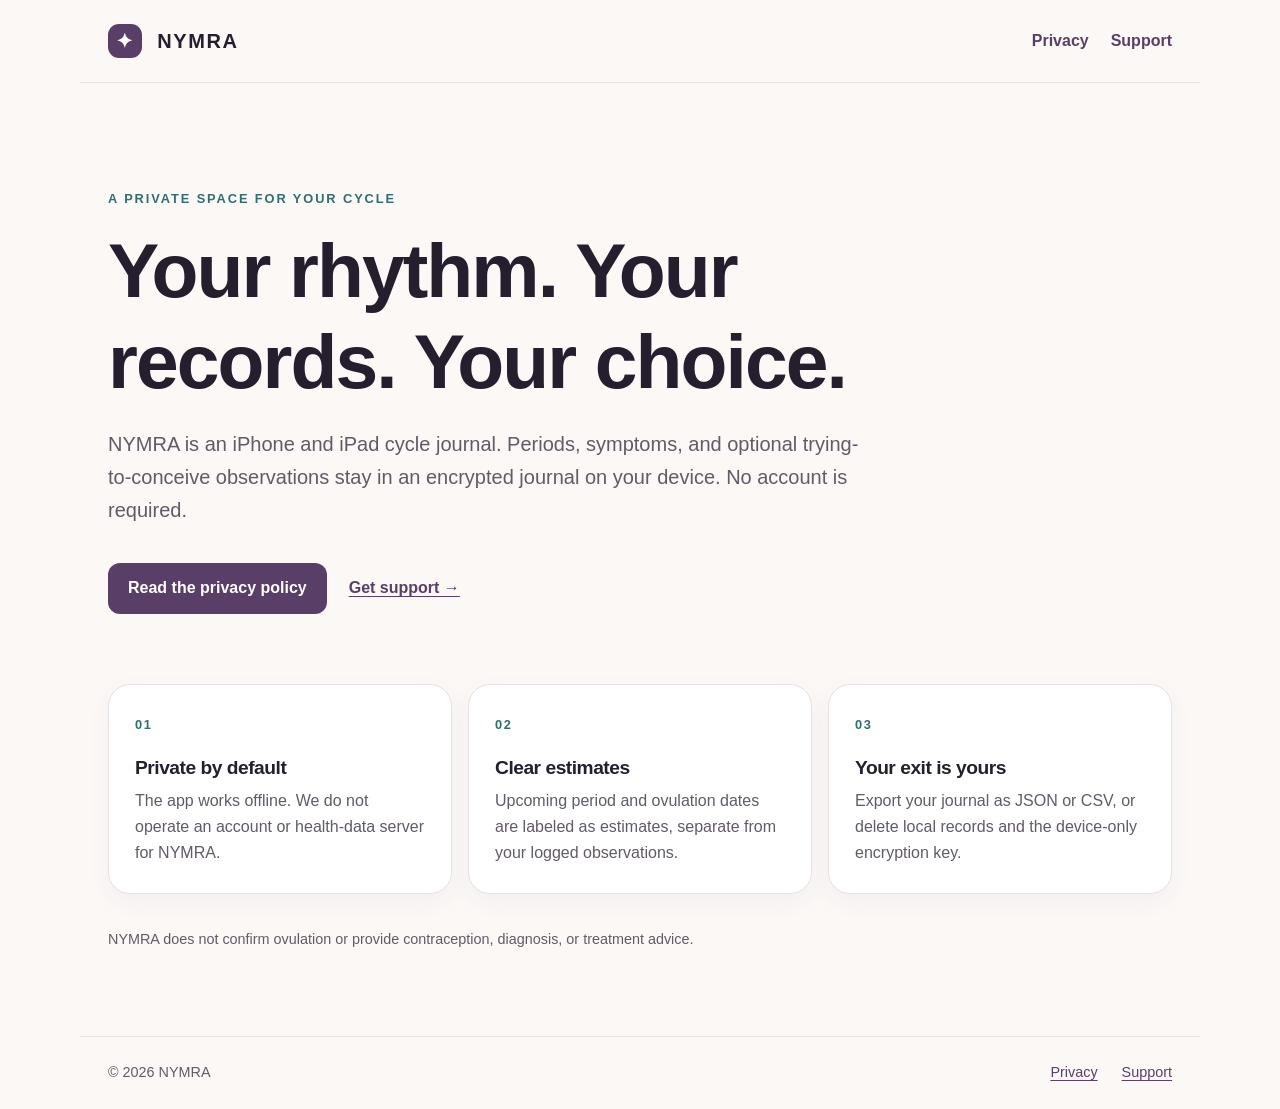
<file: index.html>
<!doctype html>
<html lang="en">
<head>
  <meta charset="utf-8">
  <meta name="viewport" content="width=device-width, initial-scale=1">
  <meta name="description" content="NYMRA support and privacy information for the private cycle journal.">
  <title>NYMRA — Private cycle journal</title>
  <link rel="stylesheet" href="styles.css">
</head>
<body>
  <header class="site-header">
    <a class="brand" href="index.html" aria-label="NYMRA home"><span class="brand-mark" aria-hidden="true">✦</span> NYMRA</a>
    <nav aria-label="Main navigation"><a href="privacy.html">Privacy</a><a href="support.html">Support</a></nav>
  </header>
  <main>
    <section class="hero">
      <p class="eyebrow">A private space for your cycle</p>
      <h1>Your rhythm. Your records. Your choice.</h1>
      <p>NYMRA is an iPhone and iPad cycle journal. Periods, symptoms, and optional trying-to-conceive observations stay in an encrypted journal on your device. No account is required.</p>
      <div class="actions"><a class="button" href="privacy.html">Read the privacy policy</a><a class="text-link" href="support.html">Get support →</a></div>
    </section>
    <section class="grid" aria-label="NYMRA principles">
      <article><span class="icon" aria-hidden="true">01</span><h2>Private by default</h2><p>The app works offline. We do not operate an account or health-data server for NYMRA.</p></article>
      <article><span class="icon" aria-hidden="true">02</span><h2>Clear estimates</h2><p>Upcoming period and ovulation dates are labeled as estimates, separate from your logged observations.</p></article>
      <article><span class="icon" aria-hidden="true">03</span><h2>Your exit is yours</h2><p>Export your journal as JSON or CSV, or delete local records and the device-only encryption key.</p></article>
    </section>
    <p class="disclaimer">NYMRA does not confirm ovulation or provide contraception, diagnosis, or treatment advice.</p>
  </main>
  <footer><span>© 2026 NYMRA</span><a href="privacy.html">Privacy</a><a href="support.html">Support</a></footer>
</body>
</html>
</file>
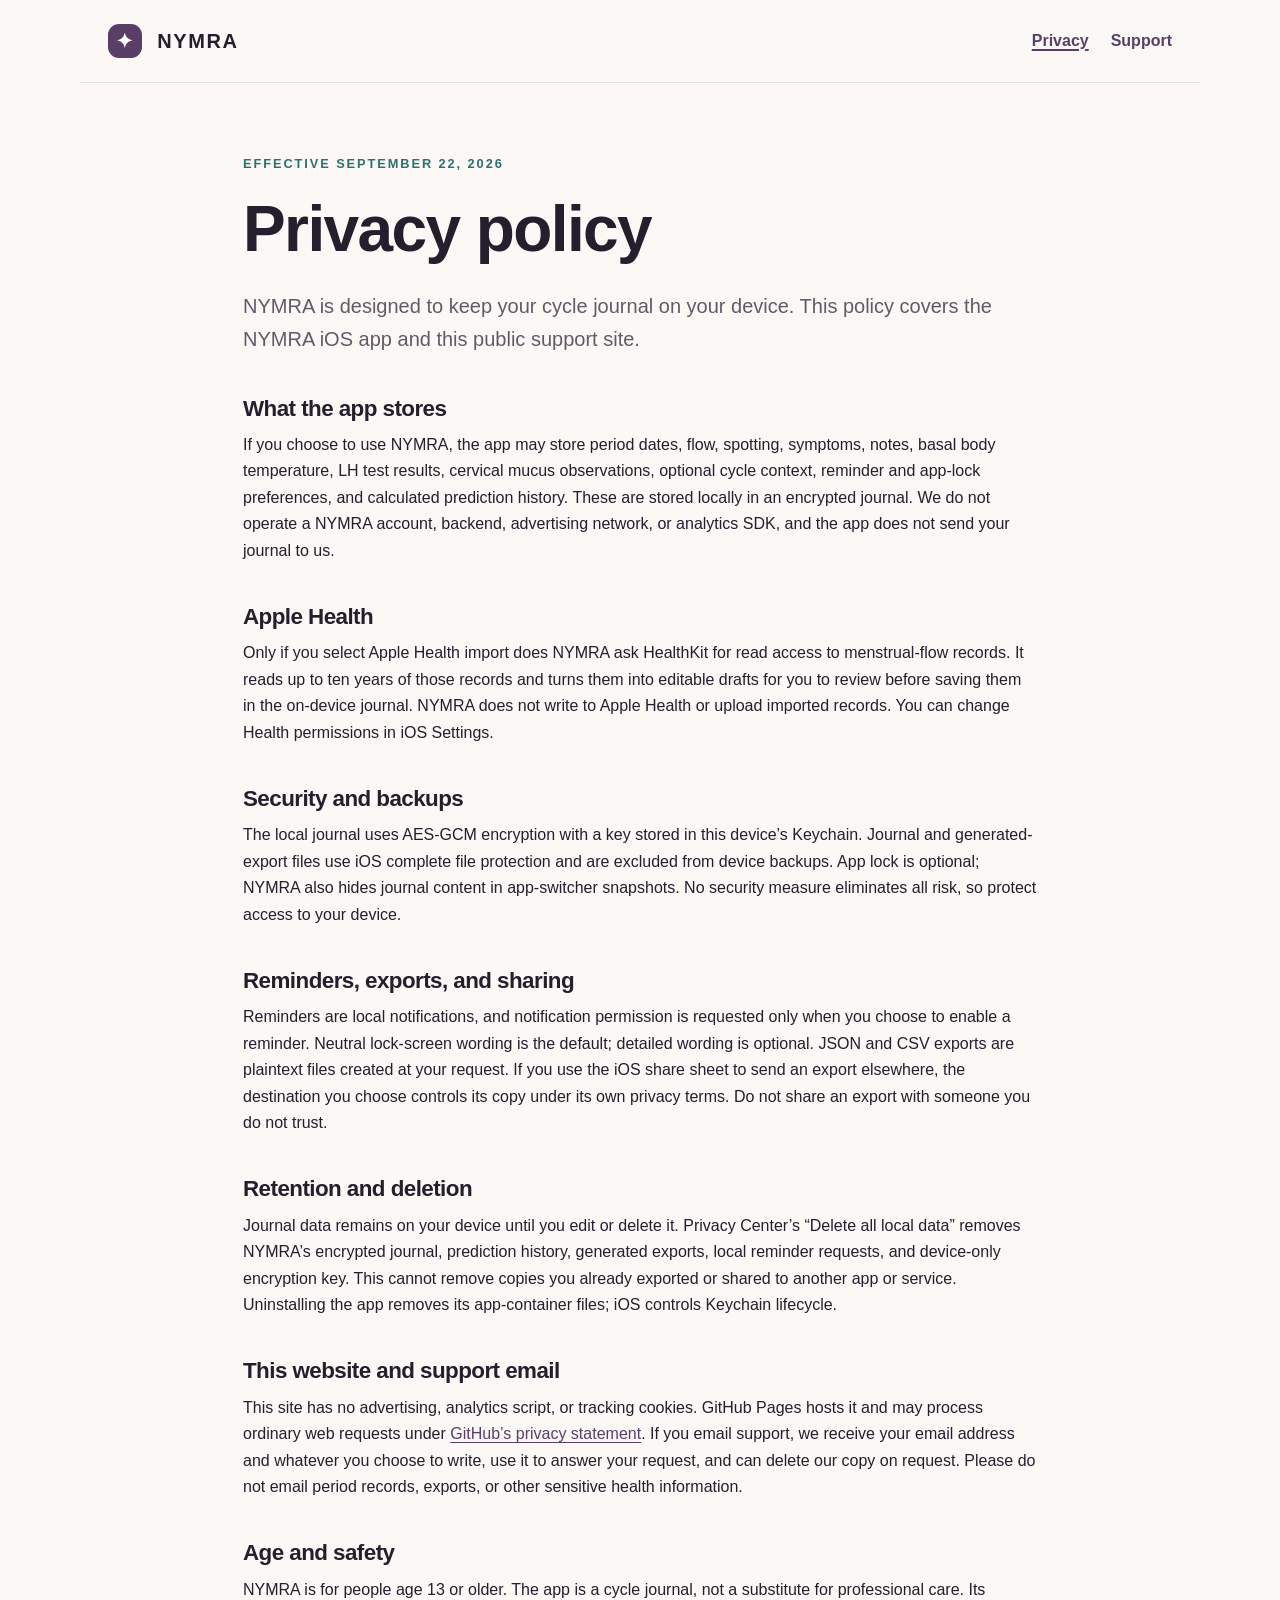
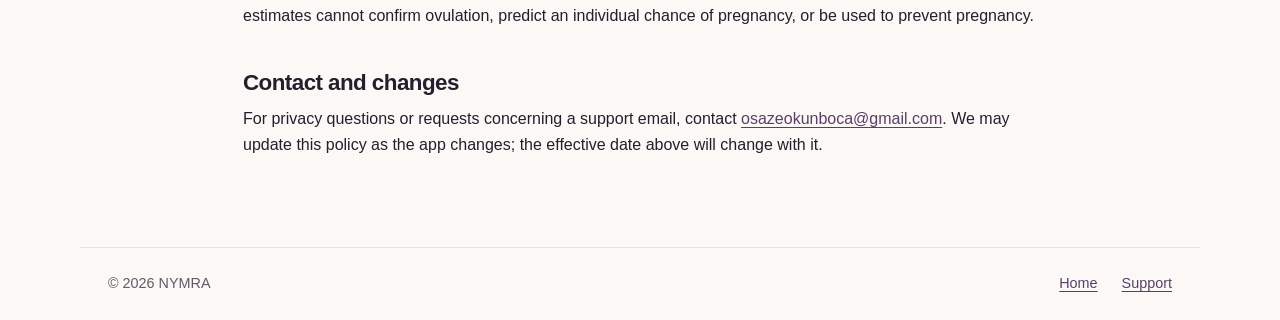
<file: privacy.html>
<!doctype html>
<html lang="en">
<head>
  <meta charset="utf-8">
  <meta name="viewport" content="width=device-width, initial-scale=1">
  <meta name="description" content="NYMRA privacy policy: local cycle records, Apple Health import, exports, and deletion.">
  <title>Privacy policy — NYMRA</title>
  <link rel="stylesheet" href="styles.css">
</head>
<body>
  <header class="site-header">
    <a class="brand" href="index.html" aria-label="NYMRA home"><span class="brand-mark" aria-hidden="true">✦</span> NYMRA</a>
    <nav aria-label="Main navigation"><a href="privacy.html" aria-current="page">Privacy</a><a href="support.html">Support</a></nav>
  </header>
  <main class="document">
    <p class="eyebrow">Effective September 22, 2026</p>
    <h1>Privacy policy</h1>
    <p class="lede">NYMRA is designed to keep your cycle journal on your device. This policy covers the NYMRA iOS app and this public support site.</p>

    <h2>What the app stores</h2>
    <p>If you choose to use NYMRA, the app may store period dates, flow, spotting, symptoms, notes, basal body temperature, LH test results, cervical mucus observations, optional cycle context, reminder and app-lock preferences, and calculated prediction history. These are stored locally in an encrypted journal. We do not operate a NYMRA account, backend, advertising network, or analytics SDK, and the app does not send your journal to us.</p>

    <h2>Apple Health</h2>
    <p>Only if you select Apple Health import does NYMRA ask HealthKit for read access to menstrual-flow records. It reads up to ten years of those records and turns them into editable drafts for you to review before saving them in the on-device journal. NYMRA does not write to Apple Health or upload imported records. You can change Health permissions in iOS Settings.</p>

    <h2>Security and backups</h2>
    <p>The local journal uses AES-GCM encryption with a key stored in this device’s Keychain. Journal and generated-export files use iOS complete file protection and are excluded from device backups. App lock is optional; NYMRA also hides journal content in app-switcher snapshots. No security measure eliminates all risk, so protect access to your device.</p>

    <h2>Reminders, exports, and sharing</h2>
    <p>Reminders are local notifications, and notification permission is requested only when you choose to enable a reminder. Neutral lock-screen wording is the default; detailed wording is optional. JSON and CSV exports are plaintext files created at your request. If you use the iOS share sheet to send an export elsewhere, the destination you choose controls its copy under its own privacy terms. Do not share an export with someone you do not trust.</p>

    <h2>Retention and deletion</h2>
    <p>Journal data remains on your device until you edit or delete it. Privacy Center’s “Delete all local data” removes NYMRA’s encrypted journal, prediction history, generated exports, local reminder requests, and device-only encryption key. This cannot remove copies you already exported or shared to another app or service. Uninstalling the app removes its app-container files; iOS controls Keychain lifecycle.</p>

    <h2>This website and support email</h2>
    <p>This site has no advertising, analytics script, or tracking cookies. GitHub Pages hosts it and may process ordinary web requests under <a href="https://docs.github.com/en/site-policy/privacy-policies/github-general-privacy-statement">GitHub’s privacy statement</a>. If you email support, we receive your email address and whatever you choose to write, use it to answer your request, and can delete our copy on request. Please do not email period records, exports, or other sensitive health information.</p>

    <h2>Age and safety</h2>
    <p>NYMRA is for people age 13 or older. The app is a cycle journal, not a substitute for professional care. Its estimates cannot confirm ovulation, predict an individual chance of pregnancy, or be used to prevent pregnancy.</p>

    <h2>Contact and changes</h2>
    <p>For privacy questions or requests concerning a support email, contact <a href="mailto:osazeokunboca@gmail.com">osazeokunboca@gmail.com</a>. We may update this policy as the app changes; the effective date above will change with it.</p>
  </main>
  <footer><span>© 2026 NYMRA</span><a href="index.html">Home</a><a href="support.html">Support</a></footer>
</body>
</html>
</file>
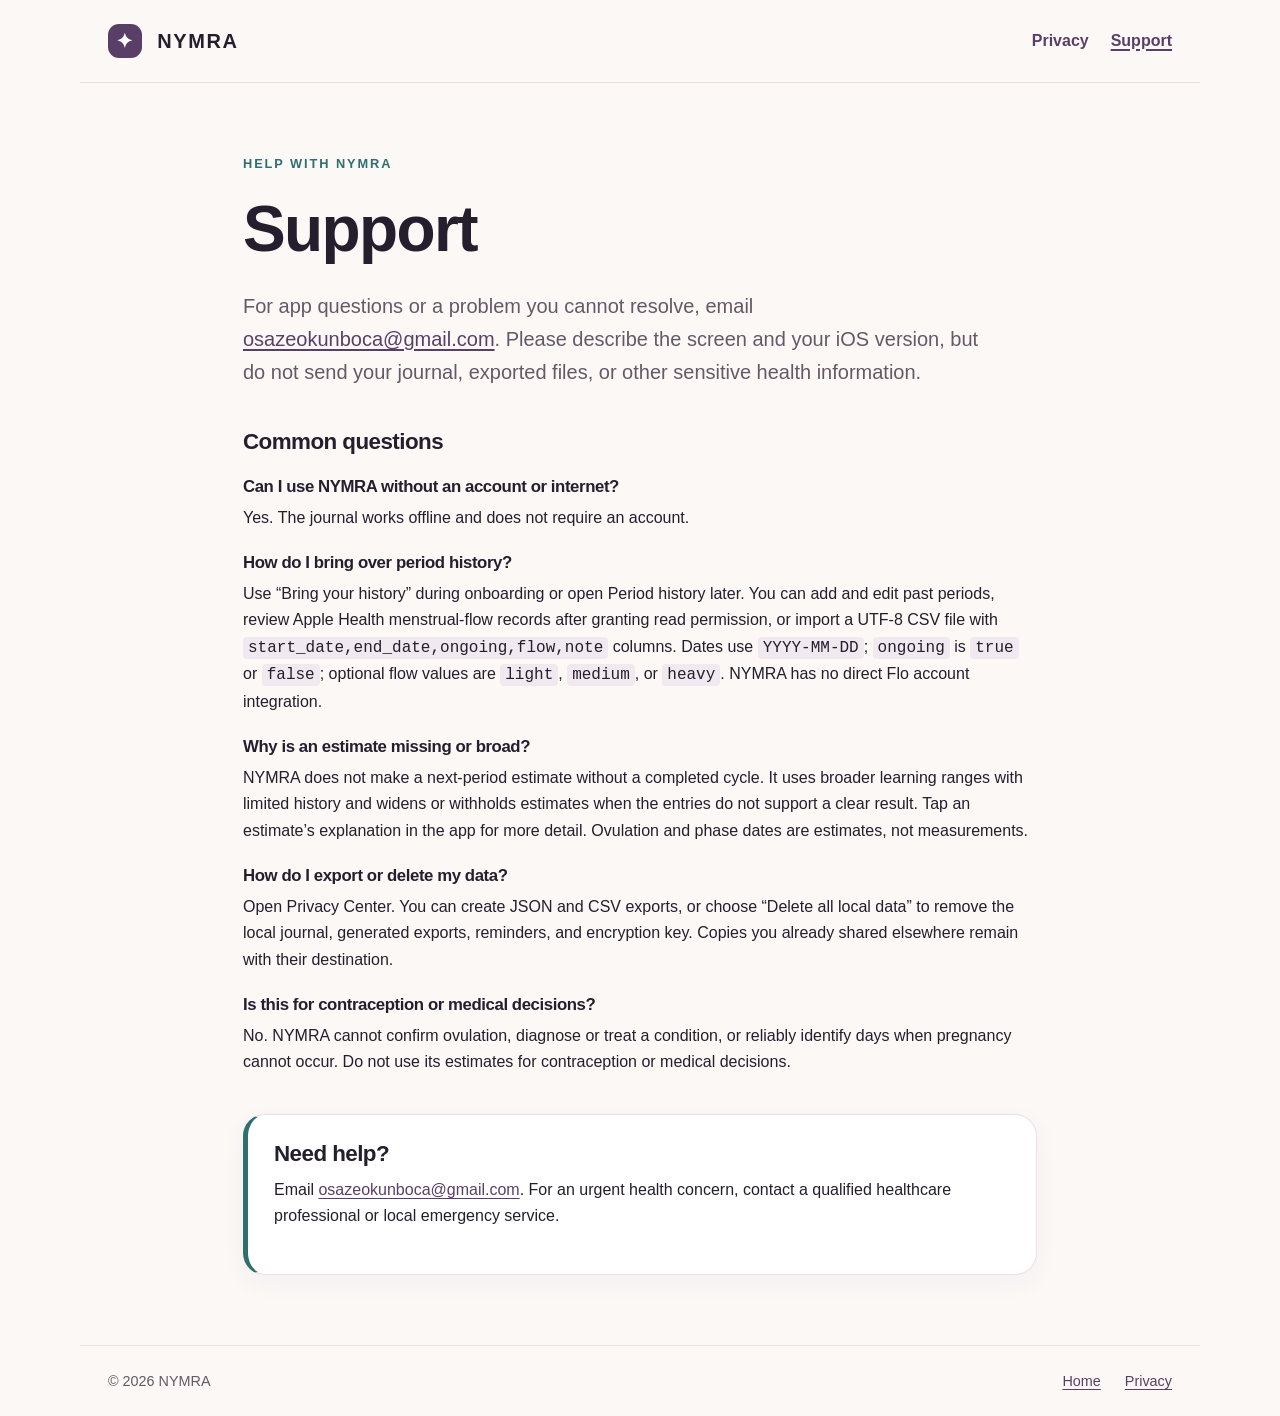
<file: support.html>
<!doctype html>
<html lang="en">
<head>
  <meta charset="utf-8">
  <meta name="viewport" content="width=device-width, initial-scale=1">
  <meta name="description" content="NYMRA app support, privacy controls, export, deletion, and contact.">
  <title>Support — NYMRA</title>
  <link rel="stylesheet" href="styles.css">
</head>
<body>
  <header class="site-header">
    <a class="brand" href="index.html" aria-label="NYMRA home"><span class="brand-mark" aria-hidden="true">✦</span> NYMRA</a>
    <nav aria-label="Main navigation"><a href="privacy.html">Privacy</a><a href="support.html" aria-current="page">Support</a></nav>
  </header>
  <main class="document">
    <p class="eyebrow">Help with NYMRA</p>
    <h1>Support</h1>
    <p class="lede">For app questions or a problem you cannot resolve, email <a href="mailto:osazeokunboca@gmail.com">osazeokunboca@gmail.com</a>. Please describe the screen and your iOS version, but do not send your journal, exported files, or other sensitive health information.</p>

    <h2>Common questions</h2>
    <h3>Can I use NYMRA without an account or internet?</h3>
    <p>Yes. The journal works offline and does not require an account.</p>
    <h3>How do I bring over period history?</h3>
    <p>Use “Bring your history” during onboarding or open Period history later. You can add and edit past periods, review Apple Health menstrual-flow records after granting read permission, or import a UTF-8 CSV file with <code>start_date,end_date,ongoing,flow,note</code> columns. Dates use <code>YYYY-MM-DD</code>; <code>ongoing</code> is <code>true</code> or <code>false</code>; optional flow values are <code>light</code>, <code>medium</code>, or <code>heavy</code>. NYMRA has no direct Flo account integration.</p>
    <h3>Why is an estimate missing or broad?</h3>
    <p>NYMRA does not make a next-period estimate without a completed cycle. It uses broader learning ranges with limited history and widens or withholds estimates when the entries do not support a clear result. Tap an estimate’s explanation in the app for more detail. Ovulation and phase dates are estimates, not measurements.</p>
    <h3>How do I export or delete my data?</h3>
    <p>Open Privacy Center. You can create JSON and CSV exports, or choose “Delete all local data” to remove the local journal, generated exports, reminders, and encryption key. Copies you already shared elsewhere remain with their destination.</p>
    <h3>Is this for contraception or medical decisions?</h3>
    <p>No. NYMRA cannot confirm ovulation, diagnose or treat a condition, or reliably identify days when pregnancy cannot occur. Do not use its estimates for contraception or medical decisions.</p>

    <div class="callout"><h2>Need help?</h2><p>Email <a href="mailto:osazeokunboca@gmail.com">osazeokunboca@gmail.com</a>. For an urgent health concern, contact a qualified healthcare professional or local emergency service.</p></div>
  </main>
  <footer><span>© 2026 NYMRA</span><a href="index.html">Home</a><a href="privacy.html">Privacy</a></footer>
</body>
</html>
</file>
<file: styles.css>
:root { color-scheme: light; --ink:#241e2d; --muted:#625a67; --plum:#593f68; --coral:#efbcb4; --paper:#fbf8f6; --card:#fff; --line:#e9e0e3; --teal:#2f6f70; }
* { box-sizing:border-box; }
html { scroll-behavior:smooth; }
body { margin:0; color:var(--ink); background:var(--paper); font:16px/1.65 -apple-system,BlinkMacSystemFont,"Segoe UI",sans-serif; }
a { color:var(--plum); text-underline-offset:3px; }
a:focus-visible { outline:3px solid var(--teal); outline-offset:4px; border-radius:4px; }
.site-header,footer { max-width:1120px; margin:auto; display:flex; align-items:center; gap:24px; padding:24px 28px; }
.site-header { justify-content:space-between; border-bottom:1px solid var(--line); }
.brand { color:var(--ink); font-size:1.25rem; font-weight:800; letter-spacing:.08em; text-decoration:none; }
.brand-mark { display:inline-flex; width:34px; height:34px; align-items:center; justify-content:center; margin-right:8px; color:#fff; background:var(--plum); border-radius:11px; }
nav { display:flex; gap:22px; font-weight:600; }
nav a { text-decoration:none; }
nav a[aria-current="page"] { text-decoration:underline; text-decoration-thickness:2px; }
main { max-width:1120px; margin:auto; padding:0 28px 70px; }
.hero { padding:92px 0 70px; max-width:780px; }
.eyebrow { color:var(--teal); font-size:.8rem; font-weight:800; letter-spacing:.15em; text-transform:uppercase; }
h1,h2,h3 { line-height:1.18; letter-spacing:-.025em; }
h1 { margin:16px 0 22px; font-size:clamp(2.5rem,6vw,5rem); }
.hero>p:not(.eyebrow),.lede { font-size:1.25rem; color:var(--muted); max-width:760px; }
.actions { display:flex; align-items:center; flex-wrap:wrap; gap:22px; margin-top:36px; }
.button { display:inline-block; padding:12px 20px; background:var(--plum); color:white; border-radius:12px; font-weight:700; text-decoration:none; }
.button:hover { background:#3f2a4d; }
.text-link { font-weight:700; }
.grid { display:grid; grid-template-columns:repeat(3,1fr); gap:16px; }
.grid article,.callout { padding:26px; border:1px solid var(--line); border-radius:22px; background:var(--card); box-shadow:0 8px 24px #5940640c; }
.grid h2 { font-size:1.2rem; margin:20px 0 8px; }
.grid p { color:var(--muted); margin:0; }
.icon { color:var(--teal); font-size:.8rem; font-weight:800; letter-spacing:.12em; }
.disclaimer { color:var(--muted); margin-top:34px; font-size:.9rem; }
.document { max-width:850px; padding-top:62px; }
.document h1 { font-size:clamp(2.5rem,5vw,4rem); }
.document h2 { margin:40px 0 10px; font-size:1.4rem; }
.document h3 { margin:22px 0 6px; font-size:1.05rem; }
.document p { margin:8px 0 18px; }
.document code { overflow-wrap:anywhere; padding:2px 5px; border-radius:4px; background:#f0eaf0; }
.callout { margin-top:38px; border-left:5px solid var(--teal); }
.callout h2 { margin:0 0 10px; }
footer { border-top:1px solid var(--line); color:var(--muted); font-size:.9rem; }
footer span { margin-right:auto; }
@media(max-width:700px) { .site-header,footer { padding:18px; } main { padding:0 18px 48px; } .hero { padding:55px 0 42px; } .grid { grid-template-columns:1fr; } .document { padding-top:36px; } }
@media(prefers-reduced-motion:reduce) { html { scroll-behavior:auto; } }
</file>
